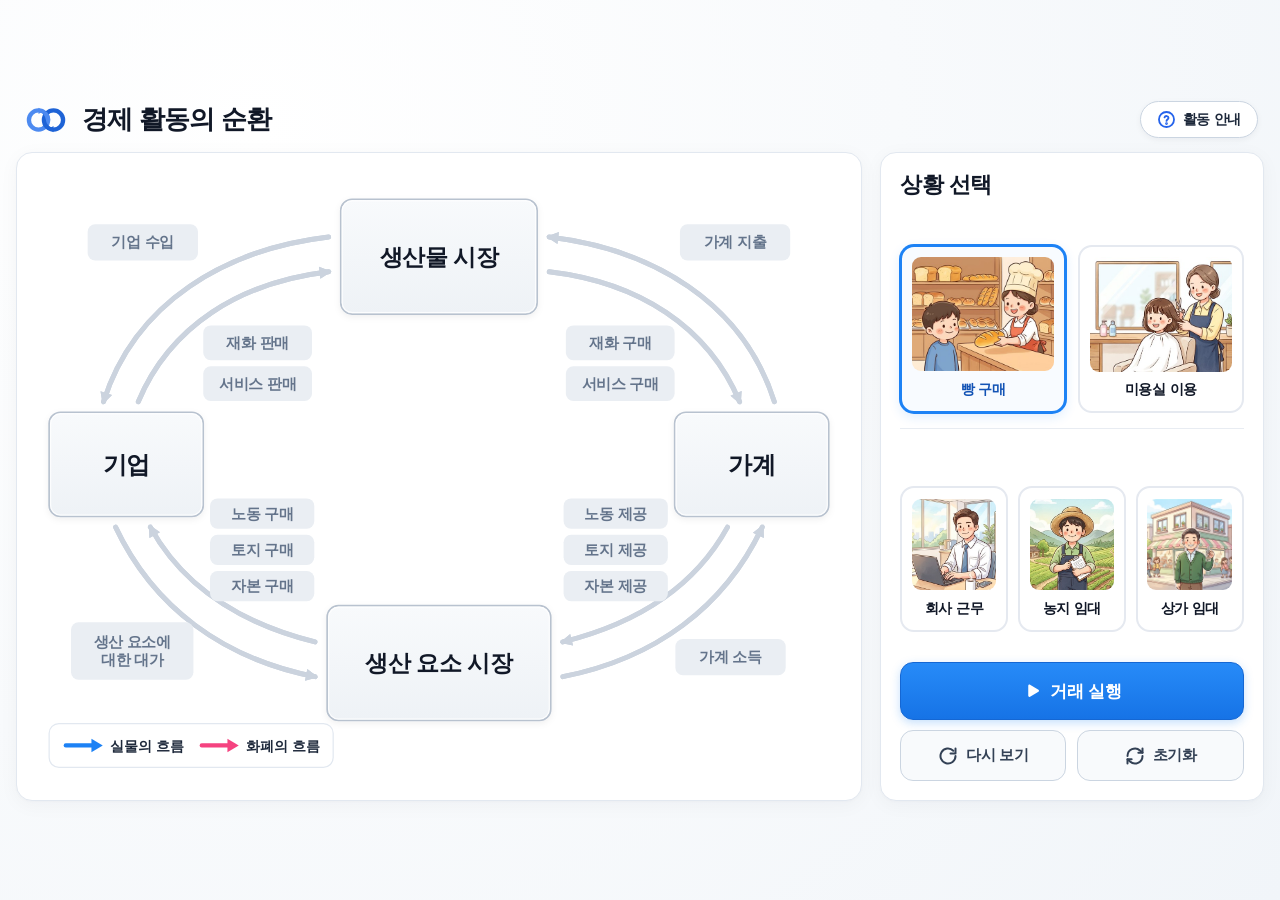
<file: index.html>
<!DOCTYPE html>
<html lang="ko">
<head>
  <meta charset="UTF-8" />
  <meta name="viewport" content="width=device-width, initial-scale=1.0" />
  <title>경제 활동의 순환</title>
  <link rel="stylesheet" href="css/tokens.css" />
  <link rel="stylesheet" href="css/styles.css" />
</head>
<body>
  <div class="viewport-wrapper">
    <div class="simulator-stage" id="simulator-stage">
      <!-- Top Header -->
      <header class="simulator-header">
        <div class="header-brand">
          <div class="header-logo" aria-hidden="true">
            <svg viewBox="0 0 56 36" width="100%" height="100%" fill="none">
              <!-- Interlocking circulation rings matching approved design -->
              <circle cx="19" cy="18" r="11.5" stroke="#4D8AF0" stroke-width="5.2" />
              <circle cx="37" cy="18" r="11.5" stroke="#1E63D6" stroke-width="5.2" />
              <path d="M 27.5 10.5 A 11.5 11.5 0 0 1 30.5 18" stroke="#4D8AF0" stroke-width="5.2" stroke-linecap="round" />
              <polygon points="19,3.2 25,7.2 19,10.8" fill="#4D8AF0" />
              <polygon points="37,32.8 31,28.8 37,25.2" fill="#1E63D6" />
            </svg>
          </div>
          <h1 class="header-title">경제 활동의 순환</h1>
        </div>

        <button type="button" id="btn-guide" class="btn-header-guide" aria-haspopup="dialog" aria-controls="guide-modal">
          <svg class="btn-header-guide-icon" viewBox="0 0 24 24" fill="none" stroke="currentColor" stroke-width="2.3" stroke-linecap="round" stroke-linejoin="round" aria-hidden="true">
            <circle cx="12" cy="12" r="9.5" />
            <path d="M9.5 9.2a2.6 2.6 0 0 1 5 .8c0 1.7-2.5 2.2-2.5 3.8" />
            <circle cx="12" cy="17.2" r="0.6" fill="currentColor" />
          </svg>
          <span>활동 안내</span>
        </button>
      </header>

      <!-- Main 70:30 Split Workspace -->
      <main class="simulator-workspace">
        <!-- Left ~70%: Circular Flow Diagram Panel -->
        <section id="diagram-panel" class="panel diagram-panel" aria-label="경제 활동 순환 도식 영역"></section>

        <!-- Right ~30%: Scenario Selection & Control Panel -->
        <aside id="control-panel" class="panel control-panel" aria-label="상황 선택 및 조작 영역"></aside>
      </main>

      <!-- Activity & Lesson Guide Modal -->
      <div id="guide-modal" class="guide-modal-backdrop" role="dialog" aria-modal="true" aria-labelledby="guide-modal-title" hidden>
        <div class="guide-modal-card">
          <div class="guide-modal-header">
            <div class="guide-modal-title-wrap">
              <span class="guide-modal-badge">수업 가이드</span>
              <h2 id="guide-modal-title" class="guide-modal-title">경제 활동의 순환 활동 안내</h2>
            </div>
            <button type="button" id="btn-guide-close" class="guide-modal-close" aria-label="닫기">
              <svg viewBox="0 0 24 24" width="22" height="22" fill="none" stroke="currentColor" stroke-width="2.5" stroke-linecap="round">
                <path d="M18 6L6 18M6 6l12 12" />
              </svg>
            </button>
          </div>

          <div class="guide-modal-body">
            <section class="guide-section">
              <h3 class="guide-section-title">활동 순서</h3>
              <ol class="guide-step-list">
                <li class="guide-step-item">
                  <span class="guide-step-num">1</span>
                  <div class="guide-step-text">
                    <strong>상황 선택 및 거래 실행</strong>
                    <p>오른쪽에서 일상 속 경제 활동 카드를 고른 뒤 <b>▶ 거래 실행</b> 버튼을 누릅니다.</p>
                  </div>
                </li>
                <li class="guide-step-item">
                  <span class="guide-step-num">2</span>
                  <div class="guide-step-text">
                    <strong>거래 시장 선택</strong>
                    <p>해당 거래가 <b>생산물 시장</b>과 <b>생산 요소 시장</b> 중 어느 시장에서 이루어지는지 선택합니다.</p>
                  </div>
                </li>
                <li class="guide-step-item">
                  <span class="guide-step-num is-real">3</span>
                  <div class="guide-step-text">
                    <strong>실물의 흐름 확인 (파란색)</strong>
                    <p>재화·서비스나 생산 요소를 <b>누가 만들어(빌려) 주는지</b>(기업·가계) 선택해 실물의 이동을 확인합니다.</p>
                  </div>
                </li>
                <li class="guide-step-item">
                  <span class="guide-step-num is-money">4</span>
                  <div class="guide-step-text">
                    <strong>화폐의 흐름 확인 (분홍색)</strong>
                    <p>그 대가로 <b>돈을 누가 지불하는지</b>(기업·가계) 선택해 화폐의 이동과 순환을 완성합니다.</p>
                  </div>
                </li>
              </ol>
            </section>

            <section class="guide-section guide-concept-box">
              <h3 class="guide-section-title">핵심 개념 포인트</h3>
              <ul class="guide-concept-list">
                <li><b>생산물 시장</b>: 생활에 필요한 <b>재화</b>(물건)와 <b>서비스</b>가 거래되는 시장</li>
                <li><b>생산 요소 시장</b>: 생산에 필요한 <b>노동, 토지, 자본</b>(상가 건물·기계 설비 등)이 거래되는 시장</li>
                <li><b>순환의 원리</b>: <span class="text-real">실물의 흐름(파란색)</span>과 <span class="text-money">화폐의 흐름(분홍색)</span>은 시장을 매개로 <b>서로 반대 방향</b>으로 순환합니다.</li>
              </ul>
            </section>
          </div>

          <div class="guide-modal-footer">
            <button type="button" id="btn-guide-confirm" class="btn btn-primary guide-confirm-btn">확인</button>
          </div>
        </div>
      </div>
    </div>
  </div>

  <script src="js/data/scenarios.js" defer></script>
  <script src="js/components/icons.js" defer></script>
  <script src="js/components/cardIllustrations.js" defer></script>
  <script src="js/components/diagram.js" defer></script>
  <script src="js/components/controls.js" defer></script>
  <script src="js/app.js" defer></script>
</body>
</html>
</file>
<file: css/tokens.css>
:root {
  /* Page & Surface Colors */
  --bg-canvas: #f3f6fa;
  --bg-panel: #ffffff;
  --bg-node: #f3f5f8;
  --bg-card: #ffffff;
  --bg-card-selected: #f8fbff;
  --bg-button-secondary: #f8fafc;
  --bg-button-secondary-hover: #f1f5f9;
  --bg-label-inactive: #eaeef3;

  /* Border Colors */
  --border-panel: #e2e8f0;
  --border-node: #b8c2cf;
  --border-card: #e5e9f0;
  --border-card-hover: #94a3b8;
  --border-card-selected: #1d82f5;
  --border-button-secondary: #cbd5e1;
  --border-divider: #e8ecf2;

  /* Semantic Flow Colors (Strict Specification) */
  --color-real-flow: #1d82f5;
  --color-real-flow-hover: #156fda;
  --color-money-flow: #f54380;
  --color-inactive-flow: #cbd3de;

  /* Text Colors */
  --text-primary: #111827;
  --text-secondary: #334155;
  --text-muted: #64748b;
  --text-group-heading: #163f7a;
  --text-card-selected: #1353b5;
  --text-on-accent: #ffffff;

  /* Layout Proportions (Temporary 70:30 per Spec, easily replaceable) */
  --stage-max-width: 1600px;
  --stage-aspect-ratio: 16 / 9;
  --left-panel-width: 68.5%;
  --right-panel-width: 31.5%;
  --panel-gap: 18px;
  --panel-radius: 16px;

  /* Typography */
  --font-sans: "Pretendard", "Malgun Gothic", "맑은 고딕", "Apple SD Gothic Neo", "Noto Sans KR", sans-serif;

  /* Shadows */
  --shadow-panel: 0 2px 10px rgba(15, 23, 42, 0.03);
  --shadow-card-selected: 0 0 0 1px #1d82f5, 0 4px 12px rgba(29, 130, 245, 0.14);
  --shadow-button-primary: 0 3px 10px rgba(29, 130, 245, 0.25);
}
</file>
<file: css/styles.css>
*,
*::before,
*::after {
  box-sizing: border-box;
  margin: 0;
  padding: 0;
}

html,
body {
  width: 100%;
  height: 100%;
  background-color: var(--bg-canvas);
  background-image: radial-gradient(circle at 20% 15%, #ffffff 0%, #f1f5f9 100%);
  font-family: var(--font-sans);
  color: var(--text-primary);
  overflow: hidden;
  -webkit-font-smoothing: antialiased;
  user-select: none;
}

.viewport-wrapper {
  width: 100vw;
  height: 100vh;
  display: flex;
  align-items: center;
  justify-content: center;
  padding: 10px 16px;
}

/* 16:9 Stage Container */
.simulator-stage {
  position: relative;
  width: min(100%, calc((100vh - 20px) * (16 / 9)));
  height: min(100%, calc((100vw - 32px) * (9 / 16)));
  max-width: var(--stage-max-width);
  aspect-ratio: var(--stage-aspect-ratio);
  display: flex;
  flex-direction: column;
  gap: 12px;
}

/* Top Header */
.simulator-header {
  display: flex;
  align-items: center;
  justify-content: space-between;
  padding: 2px 6px;
  flex-shrink: 0;
}

.header-brand {
  display: flex;
  align-items: center;
  gap: 12px;
}

.header-logo {
  width: 48px;
  height: 30px;
  display: flex;
  align-items: center;
  justify-content: center;
}

.header-title {
  font-size: clamp(20px, 2.05vw, 31px);
  font-weight: 800;
  letter-spacing: -0.03em;
  color: var(--text-primary);
}

/* Main Workspace (Left ~70% Diagram / Right ~30% Controls) */
.simulator-workspace {
  flex: 1;
  min-height: 0;
  display: flex;
  gap: var(--panel-gap);
}

.panel {
  background: var(--bg-panel);
  border: 1.5px solid var(--border-panel);
  border-radius: var(--panel-radius);
  box-shadow: 0 4px 20px rgba(15, 23, 42, 0.04), 0 1px 3px rgba(15, 23, 42, 0.02);
  overflow: hidden;
}

.diagram-panel {
  flex: 0 0 calc(var(--left-panel-width) - (var(--panel-gap) / 2));
  position: relative;
  display: flex;
  align-items: center;
  justify-content: center;
  padding: 10px 14px;
}

.control-panel {
  flex: 0 0 calc(var(--right-panel-width) - (var(--panel-gap) / 2));
  display: flex;
  flex-direction: column;
  justify-content: space-between;
  padding: clamp(14px, 1.5vw, 24px);
}

/* SVG Circular Flow Diagram */
.diagram-svg {
  width: 100%;
  height: 100%;
  display: block;
}

/* Structural Nodes (기업, 가계, 생산물 시장, 생산 요소 시장) */
.node-group {
  transition: transform 0.22s ease, filter 0.22s ease;
  transform-box: fill-box;
  transform-origin: center;
}

.node-rect {
  fill: url(#node-surface-grad);
  stroke: var(--border-node);
  stroke-width: 2.2px;
  filter: url(#node-soft-shadow);
  transition: stroke 0.25s ease, stroke-width 0.25s ease, fill 0.25s ease, filter 0.25s ease;
}

.node-inner-highlight {
  fill: none;
  stroke: #ffffff;
  stroke-width: 1.5px;
  pointer-events: none;
  opacity: 0.85;
}

/* Interactive Selectable States for Step 1 (Market), Step 2 (Real Agents), Step 3 (Money Agents) */
@keyframes pulse-market-glow {
  0%, 100% {
    stroke: #2563eb;
    stroke-width: 3.5px;
    filter: drop-shadow(0 0 10px rgba(37, 99, 235, 0.35));
  }
  50% {
    stroke: #60a5fa;
    stroke-width: 4.5px;
    filter: drop-shadow(0 0 18px rgba(37, 99, 235, 0.6));
  }
}

@keyframes pulse-real-glow {
  0%, 100% {
    stroke: #1d82f5;
    stroke-width: 3.5px;
    filter: drop-shadow(0 0 10px rgba(29, 130, 245, 0.38));
  }
  50% {
    stroke: #38bdf8;
    stroke-width: 4.5px;
    filter: drop-shadow(0 0 18px rgba(29, 130, 245, 0.65));
  }
}

@keyframes pulse-money-glow {
  0%, 100% {
    stroke: #f54380;
    stroke-width: 3.5px;
    filter: drop-shadow(0 0 10px rgba(245, 67, 128, 0.38));
  }
  50% {
    stroke: #fb7185;
    stroke-width: 4.5px;
    filter: drop-shadow(0 0 18px rgba(245, 67, 128, 0.65));
  }
}

@keyframes node-wrong-shake {
  0%, 100% { transform: translateX(0); }
  20% { transform: translateX(-7px); }
  40% { transform: translateX(7px); }
  60% { transform: translateX(-5px); }
  80% { transform: translateX(5px); }
}

.node-group.is-selectable-market,
.node-group.is-selectable-real,
.node-group.is-selectable-money {
  cursor: pointer;
}

.node-group.is-selectable-market:hover,
.node-group.is-selectable-real:hover,
.node-group.is-selectable-money:hover {
  transform: scale(1.028);
}

.node-group.is-selectable-market .node-rect {
  fill: #eff6ff;
  animation: pulse-market-glow 1.35s infinite ease-in-out;
}

.node-group.is-selectable-real .node-rect {
  fill: #eff8ff;
  animation: pulse-real-glow 1.35s infinite ease-in-out;
}

.node-group.is-selectable-money .node-rect {
  fill: #fff1f5;
  animation: pulse-money-glow 1.35s infinite ease-in-out;
}

/* Confirmed / Selected Origin Node States */
.node-group.is-confirmed-market .node-rect {
  fill: #f0f7ff;
  stroke: #2563eb;
  stroke-width: 3.2px;
  filter: drop-shadow(0 4px 12px rgba(37, 99, 235, 0.2));
}

.node-group.is-origin-real .node-rect {
  fill: #e0f2fe;
  stroke: #1d82f5;
  stroke-width: 3.8px;
  filter: drop-shadow(0 0 14px rgba(29, 130, 245, 0.42));
}

.node-group.is-origin-money .node-rect {
  fill: #ffe4ee;
  stroke: #f54380;
  stroke-width: 3.8px;
  filter: drop-shadow(0 0 14px rgba(245, 67, 128, 0.42));
}

.node-group.is-market-transiting .node-rect {
  stroke: #1e293b;
  stroke-width: 3.4px;
  filter: drop-shadow(0 0 14px rgba(29, 130, 245, 0.35));
}

.node-group.is-wrong-choice {
  animation: node-wrong-shake 0.38s ease;
}

.node-group.is-wrong-choice .node-rect {
  stroke: #ef4444 !important;
  fill: #fef2f2 !important;
}

.node-text {
  font-family: var(--font-sans);
  font-weight: 800;
  fill: var(--text-primary);
  text-anchor: middle;
  dominant-baseline: central;
  letter-spacing: -0.02em;
  pointer-events: none;
}

.node-text-market {
  font-size: 30px;
}

.node-text-agent {
  font-size: 32px;
}

/* Node Click Prompt Pill (shown on selectable nodes) */
.node-action-tag {
  opacity: 0;
  transition: opacity 0.2s ease, transform 0.2s ease;
  pointer-events: none;
}

.node-group.is-selectable-market .node-action-tag,
.node-group.is-selectable-real .node-action-tag,
.node-group.is-selectable-money .node-action-tag,
.node-group.is-origin-real .node-action-tag,
.node-group.is-origin-money .node-action-tag {
  opacity: 1;
}

/* Flow Arrow Paths */
.flow-path-base {
  fill: none;
  stroke: var(--color-inactive-flow);
  stroke-width: 6.5px;
  stroke-linecap: round;
}

.flow-path {
  fill: none;
  stroke: var(--color-inactive-flow);
  stroke-width: 6.5px;
  stroke-linecap: round;
  transition: stroke 0.22s ease, stroke-width 0.22s ease, opacity 0.2s ease;
}

.flow-path.is-active[data-flow-type="real"] {
  stroke: var(--color-real-flow);
  stroke-width: 7.5px;
  filter: drop-shadow(0 2px 5px rgba(29, 130, 245, 0.22));
}

.flow-path.is-active[data-flow-type="money"] {
  stroke: var(--color-money-flow);
  stroke-width: 7.5px;
  filter: drop-shadow(0 2px 5px rgba(245, 67, 128, 0.22));
}

/* Concept Label Pills in SVG */
@keyframes label-pop-in {
  0% { transform: scale(0.88); }
  55% { transform: scale(1.09); }
  100% { transform: scale(1); }
}

.concept-label-group {
  transform-box: fill-box;
  transform-origin: center;
  transition: transform 0.25s cubic-bezier(0.22, 1, 0.36, 1);
}

.concept-label-group.just-activated {
  animation: label-pop-in 0.42s cubic-bezier(0.22, 1, 0.36, 1);
}

.concept-label-bg {
  fill: var(--bg-label-inactive);
  rx: 10px;
  ry: 10px;
  transition: fill 0.22s ease, filter 0.22s ease;
}

.concept-label-text {
  font-family: var(--font-sans);
  font-size: 19.5px;
  font-weight: 600;
  fill: var(--text-muted);
  text-anchor: middle;
  dominant-baseline: central;
  letter-spacing: -0.02em;
  transition: fill 0.22s ease, font-weight 0.22s ease;
  pointer-events: none;
}

.concept-label-group.is-active[data-flow-type="real"] .concept-label-bg {
  fill: var(--color-real-flow);
  filter: drop-shadow(0 3px 8px rgba(29, 130, 245, 0.32));
}

.concept-label-group.is-active[data-flow-type="money"] .concept-label-bg {
  fill: var(--color-money-flow);
  filter: drop-shadow(0 3px 8px rgba(245, 67, 128, 0.32));
}

.concept-label-group.is-active .concept-label-text {
  fill: var(--text-on-accent);
  font-weight: 800;
}

/* Factor Group Shared Backplate */
.factor-stack-backdrop {
  fill: var(--bg-label-inactive);
  rx: 12px;
  ry: 12px;
}

/* Center Interactive Step Guide Overlay inside Diagram */
.center-step-guide {
  transition: opacity 0.22s ease, transform 0.22s ease;
  pointer-events: none;
}

.center-step-guide[data-visible="false"] {
  opacity: 0;
  display: none;
}

.center-step-guide[data-visible="true"] {
  opacity: 1;
  display: block;
}

/* Moving Token Icons */
.moving-token {
  pointer-events: none;
  transition: opacity 0.15s ease;
}

/* Right Control Panel Sections */
.control-top {
  flex: 1;
  min-height: 0;
  display: flex;
  flex-direction: column;
  justify-content: flex-start;
  gap: clamp(10px, 1.3vh, 16px);
  padding-bottom: clamp(12px, 1.5vh, 18px);
}

.control-heading {
  font-size: clamp(21px, 1.75vw, 27px);
  font-weight: 800;
  color: var(--text-primary);
  letter-spacing: -0.02em;
  line-height: 1.2;
  margin-bottom: 2px;
}

.market-group {
  flex: 1;
  display: flex;
  flex-direction: column;
  justify-content: center;
  gap: clamp(8px, 1vh, 12px);
}

.market-group-title {
  font-size: clamp(16px, 1.25vw, 20px);
  font-weight: 800;
  color: var(--text-group-heading);
  letter-spacing: -0.02em;
  min-height: 1.35em;
  opacity: 0;
  transform: translateY(3px);
  transition: opacity 0.22s ease, transform 0.22s ease;
  pointer-events: none;
}

.market-group-title.is-revealed {
  opacity: 1;
  transform: translateY(0);
}

.group-divider {
  height: 1px;
  background-color: var(--border-divider);
  margin: 2px 0;
}

/* Scenario Selection Cards Grid */
.cards-grid-2 {
  display: grid;
  grid-template-columns: repeat(2, 1fr);
  gap: clamp(10px, 0.95vw, 15px);
}

.cards-grid-3 {
  display: grid;
  grid-template-columns: repeat(3, 1fr);
  gap: clamp(8px, 0.78vw, 13px);
}

.scenario-card {
  appearance: none;
  background: var(--bg-card);
  border: 2px solid var(--border-card);
  border-radius: 14px;
  padding: clamp(9px, 0.8vw, 13px) clamp(8px, 0.75vw, 12px) clamp(10px, 0.9vw, 14px);
  display: flex;
  flex-direction: column;
  align-items: center;
  gap: clamp(8px, 1.05vh, 13px);
  cursor: pointer;
  transition: border-color 0.18s ease, background-color 0.18s ease, box-shadow 0.18s ease, transform 0.14s ease;
  text-align: center;
}

.scenario-card:hover {
  border-color: var(--border-card-hover);
  transform: translateY(-1px);
}

.scenario-card:focus-visible {
  outline: 3px solid rgba(29, 130, 245, 0.35);
  outline-offset: 2px;
}

.scenario-card.is-selected {
  background: var(--bg-card-selected);
  border-color: var(--border-card-selected);
  box-shadow: var(--shadow-card-selected);
}

.card-illustration-wrap {
  width: 100%;
  border-radius: 9px;
  overflow: hidden;
  background: #f8fafc;
  display: flex;
  align-items: center;
  justify-content: center;
}

.cards-grid-2 .card-illustration-wrap {
  aspect-ratio: 209 / 168;
}

.cards-grid-3 .card-illustration-wrap {
  aspect-ratio: 134 / 145;
}

.card-illustration,
.card-illustration-svg {
  width: 100%;
  height: 100%;
  object-fit: cover;
  display: block;
}

.card-title {
  font-family: var(--font-sans);
  font-size: clamp(14px, 1.12vw, 17.5px);
  font-weight: 800;
  color: var(--text-primary);
  letter-spacing: -0.02em;
  line-height: 1.25;
  padding-bottom: 1px;
  white-space: nowrap;
}

.scenario-card.is-selected .card-title {
  color: var(--text-card-selected);
}

/* Action Buttons Area */
.control-actions {
  display: flex;
  flex-direction: column;
  gap: clamp(9px, 1.15vh, 14px);
  padding-top: 4px;
}

.btn {
  appearance: none;
  font-family: var(--font-sans);
  border-radius: 13px;
  font-weight: 800;
  letter-spacing: -0.02em;
  display: inline-flex;
  align-items: center;
  justify-content: center;
  gap: 8px;
  cursor: pointer;
  transition: background-color 0.16s ease, border-color 0.16s ease, transform 0.1s ease, opacity 0.16s ease, box-shadow 0.16s ease;
}

.btn:active:not(:disabled) {
  transform: translateY(1px);
}

.btn:disabled {
  opacity: 0.48;
  cursor: not-allowed;
}

.btn-primary {
  width: 100%;
  height: clamp(50px, 6.4vh, 64px);
  background: linear-gradient(180deg, #278bf8 0%, #1673e6 100%);
  border: 1.5px solid #1567d3;
  color: var(--text-on-accent);
  font-size: clamp(17px, 1.35vw, 21px);
  box-shadow: var(--shadow-button-primary);
}

.btn-primary:hover:not(:disabled) {
  background: linear-gradient(180deg, #1d82f5 0%, #1261c7 100%);
}

.secondary-actions-row {
  display: grid;
  grid-template-columns: repeat(2, 1fr);
  gap: clamp(8px, 0.85vw, 13px);
}

.btn-secondary {
  width: 100%;
  height: clamp(44px, 5.6vh, 56px);
  background-color: var(--bg-button-secondary);
  border: 1.5px solid var(--border-button-secondary);
  color: var(--text-secondary);
  font-size: clamp(15px, 1.14vw, 18px);
}

.btn-secondary:hover:not(:disabled) {
  background-color: var(--bg-button-secondary-hover);
  border-color: #94a3b8;
}

.btn-icon {
  width: 20px;
  height: 20px;
  flex-shrink: 0;
}

/* Header Top-Right Activity Guide Button */
.btn-header-guide {
  appearance: none;
  font-family: var(--font-sans);
  display: inline-flex;
  align-items: center;
  gap: 7px;
  padding: 8px 16px;
  border-radius: 999px;
  background-color: #ffffff;
  border: 1.5px solid #cbd5e1;
  color: #1e293b;
  font-size: clamp(14px, 1.05vw, 16.5px);
  font-weight: 800;
  letter-spacing: -0.02em;
  cursor: pointer;
  box-shadow: 0 2px 6px rgba(15, 23, 42, 0.05);
  transition: background-color 0.16s ease, border-color 0.16s ease, color 0.16s ease, transform 0.12s ease, box-shadow 0.16s ease;
}

.btn-header-guide:hover {
  background-color: #eff6ff;
  border-color: #3b82f6;
  color: #1d4ed8;
  box-shadow: 0 4px 12px rgba(37, 99, 235, 0.12);
}

.btn-header-guide:active {
  transform: translateY(1px);
}

.btn-header-guide-icon {
  width: 19px;
  height: 19px;
  color: #2563eb;
  flex-shrink: 0;
}

/* Activity & Lesson Guide Modal */
.guide-modal-backdrop {
  position: fixed;
  inset: 0;
  z-index: 200;
  background-color: rgba(15, 23, 42, 0.45);
  backdrop-filter: blur(3px);
  display: flex;
  align-items: center;
  justify-content: center;
  padding: 24px;
  animation: modal-fade-in 0.18s ease-out;
}

.guide-modal-backdrop[hidden] {
  display: none !important;
}

@keyframes modal-fade-in {
  from {
    opacity: 0;
  }
  to {
    opacity: 1;
  }
}

.guide-modal-card {
  width: min(740px, 92vw);
  max-height: 88vh;
  background: #ffffff;
  border-radius: 22px;
  border: 1.5px solid #e2e8f0;
  box-shadow: 0 24px 48px rgba(15, 23, 42, 0.18), 0 4px 12px rgba(15, 23, 42, 0.08);
  display: flex;
  flex-direction: column;
  overflow: hidden;
  word-break: keep-all;
  animation: modal-pop-up 0.22s cubic-bezier(0.22, 1, 0.36, 1);
}

@keyframes modal-pop-up {
  from {
    opacity: 0;
    transform: translateY(10px) scale(0.97);
  }
  to {
    opacity: 1;
    transform: translateY(0) scale(1);
  }
}

.guide-modal-header {
  display: flex;
  align-items: center;
  justify-content: space-between;
  padding: 20px 26px 16px;
  border-bottom: 1px solid #e2e8f0;
  background: linear-gradient(180deg, #f8fafc 0%, #ffffff 100%);
}

.guide-modal-title-wrap {
  display: flex;
  align-items: center;
  gap: 10px;
}

.guide-modal-badge {
  display: inline-flex;
  align-items: center;
  padding: 4px 11px;
  border-radius: 999px;
  background-color: #dbeafe;
  color: #1d4ed8;
  font-size: 13.5px;
  font-weight: 800;
  letter-spacing: -0.02em;
}

.guide-modal-title {
  font-size: clamp(19px, 1.5vw, 23px);
  font-weight: 800;
  color: #0f172a;
  letter-spacing: -0.02em;
}

.guide-modal-close {
  appearance: none;
  width: 36px;
  height: 36px;
  border-radius: 10px;
  border: none;
  background: transparent;
  color: #64748b;
  display: inline-flex;
  align-items: center;
  justify-content: center;
  cursor: pointer;
  transition: background-color 0.15s ease, color 0.15s ease;
}

.guide-modal-close:hover {
  background-color: #f1f5f9;
  color: #0f172a;
}

.guide-modal-body {
  padding: 20px 26px;
  overflow-y: auto;
  display: flex;
  flex-direction: column;
  gap: 18px;
}

.guide-section-title {
  font-size: 16.5px;
  font-weight: 800;
  color: #1e293b;
  margin-bottom: 10px;
  letter-spacing: -0.02em;
}

.guide-step-list {
  list-style: none;
  display: flex;
  flex-direction: column;
  gap: 10px;
}

.guide-step-item {
  display: flex;
  align-items: flex-start;
  gap: 12px;
  padding: 11px 14px;
  border-radius: 13px;
  background-color: #f8fafc;
  border: 1px solid #e2e8f0;
}

.guide-step-num {
  width: 26px;
  height: 26px;
  border-radius: 50%;
  background-color: #2563eb;
  color: #ffffff;
  font-size: 14px;
  font-weight: 800;
  display: inline-flex;
  align-items: center;
  justify-content: center;
  flex-shrink: 0;
  margin-top: 1px;
}

.guide-step-num.is-real {
  background-color: var(--color-real-flow);
}

.guide-step-num.is-money {
  background-color: var(--color-money-flow);
}

.guide-step-text strong {
  display: block;
  font-size: 15.5px;
  font-weight: 800;
  color: #0f172a;
  margin-bottom: 2px;
}

.guide-step-text p {
  font-size: 14.5px;
  color: #334155;
  line-height: 1.45;
}

.guide-concept-box {
  padding: 14px 18px;
  border-radius: 14px;
  background-color: #eff6ff;
  border: 1px solid #bfdbfe;
}

.guide-concept-list {
  list-style: disc;
  padding-left: 20px;
  display: flex;
  flex-direction: column;
  gap: 6px;
  font-size: 14.5px;
  color: #1e293b;
  line-height: 1.5;
}

.text-real {
  color: #1d82f5;
  font-weight: 800;
}

.text-money {
  color: #e11d68;
  font-weight: 800;
}

.guide-modal-footer {
  padding: 14px 26px 18px;
  border-top: 1px solid #e2e8f0;
  display: flex;
  justify-content: flex-end;
  background-color: #f8fafc;
}

.guide-confirm-btn {
  width: auto;
  min-width: 112px;
  height: 44px;
  padding: 0 24px;
  font-size: 16px;
}
</file>
